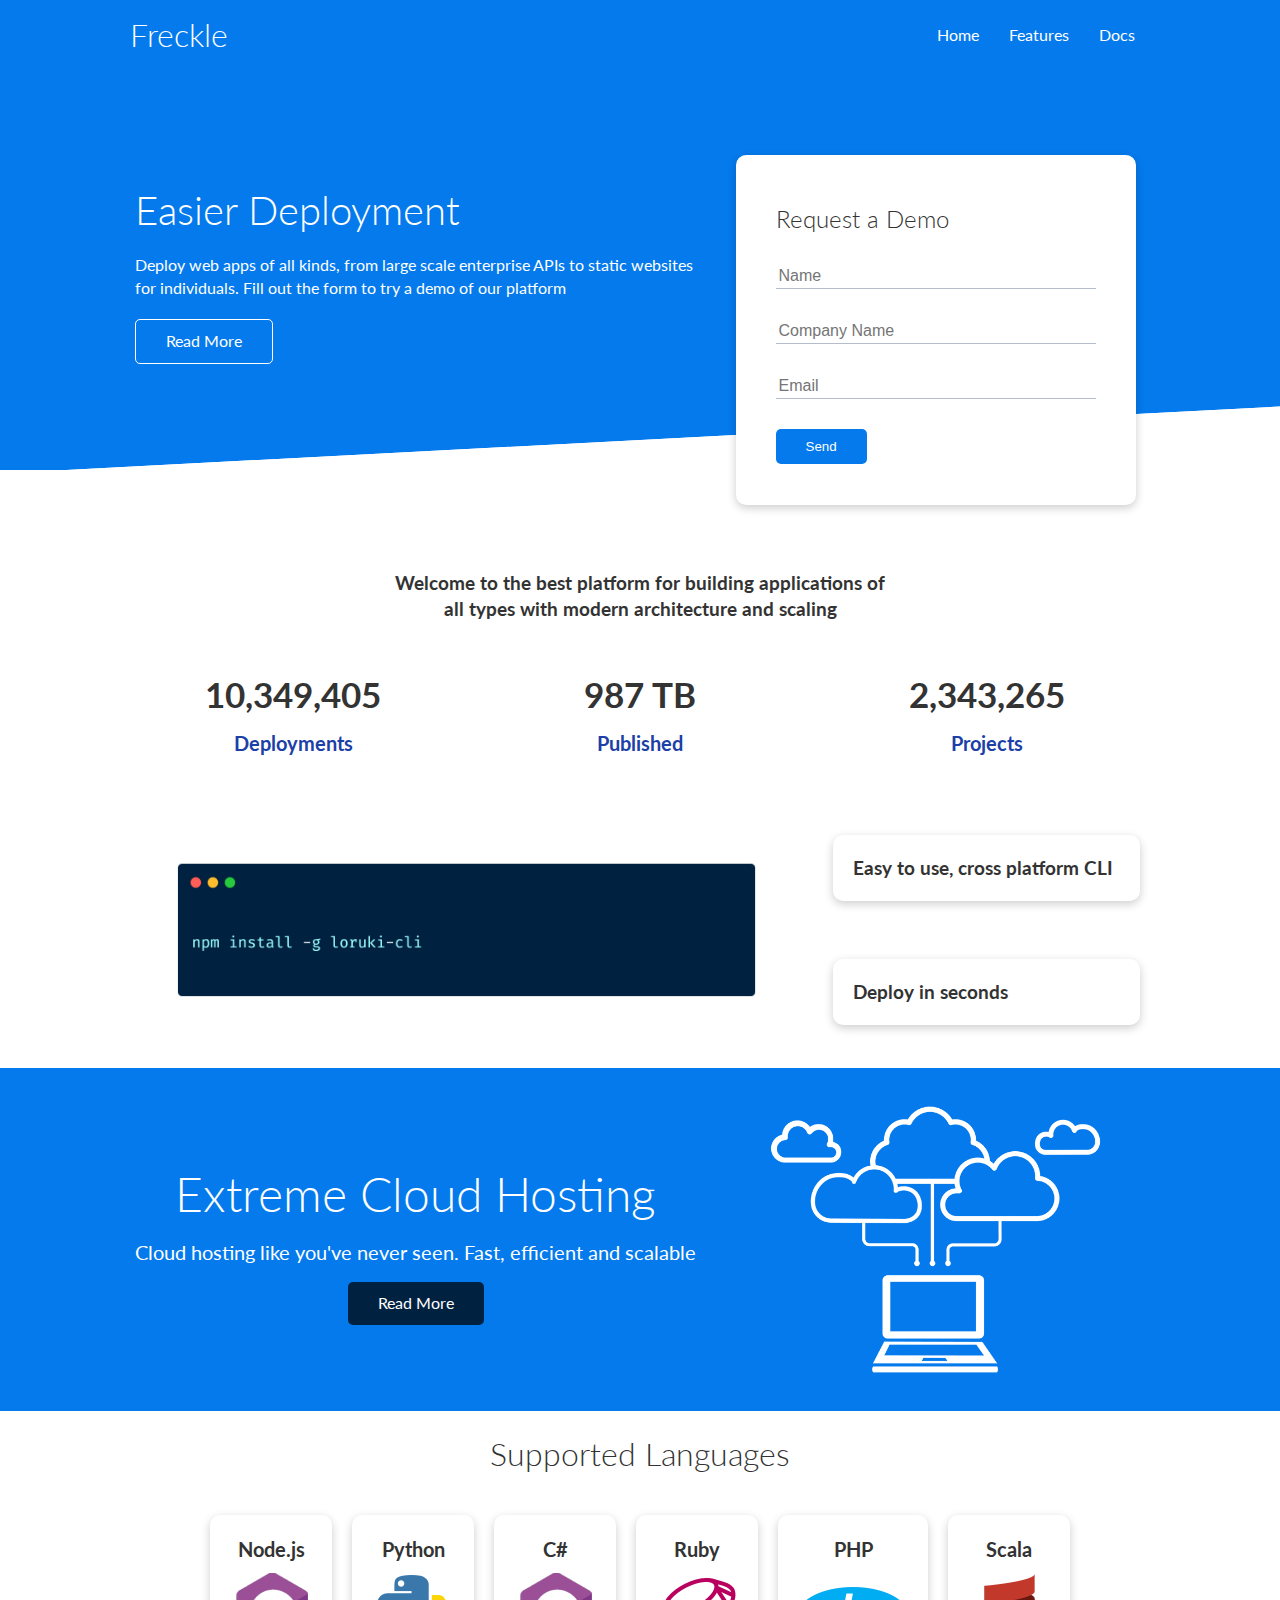
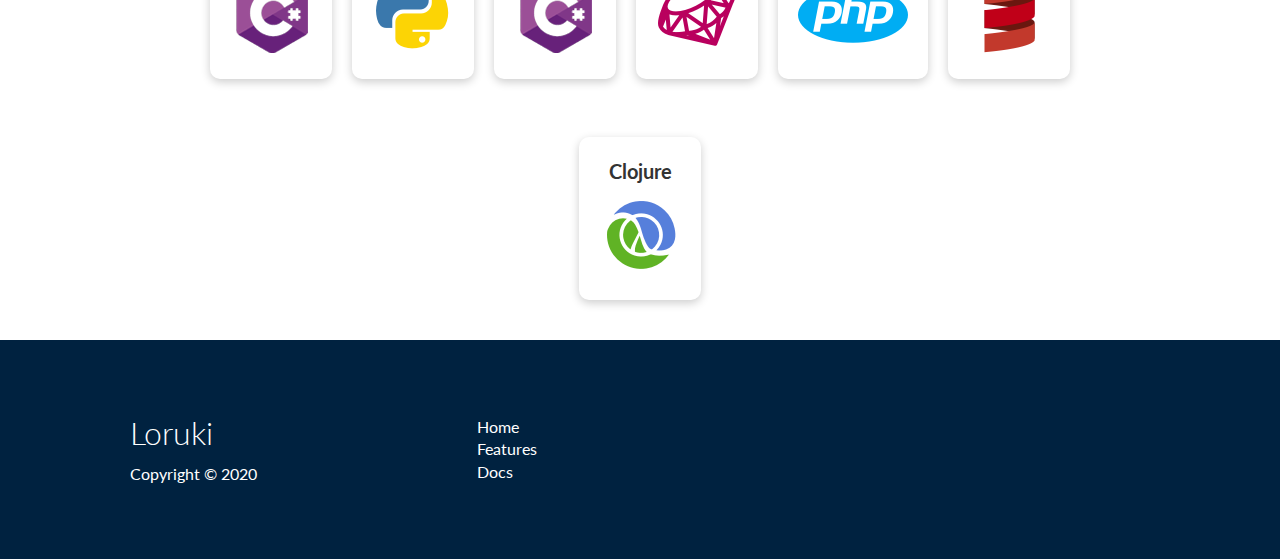
<file: index.html>
<!DOCTYPE html>
<html lang="en">
  <head>
    <meta charset="UTF-8" />
    <meta name="viewport" content="width=device-width, initial-scale=1.0" />
    <link
      rel="stylesheet"
      href="https://cdnjs.cloudflare.com/ajax/libs/font-awesome/5.15.1/css/all.min.css"
      integrity="sha512-+4zCK9k+qNFUR5X+cKL9EIR+ZOhtIloNl9GIKS57V1MyNsYpYcUrUeQc9vNfzsWfV28IaLL3i96P9sdNyeRssA=="
      crossorigin="anonymous"
    />
    <link rel="stylesheet" href="utility.css" />
    <link rel="stylesheet" href="style.css" />
    <title>Loruki | Cloud Hosting For Everyone</title>
  </head>
  <body>
    <!-- Navbar -->
    <div class="navbar">
      <div class="container flex">
        <h1 class="logo">Freckle</h1>
        <nav>
          <ul>
            <li><a href="index.html">Home</a></li>
            <li><a href="features.html">Features</a></li>
            <li><a href="docs.html">Docs</a></li>
          </ul>
        </nav>
      </div>
    </div>

    <!-- Showcase -->
    <section class="showcase">
      <div class="container grid">
        <div class="showcase-text">
          <h1>Easier Deployment</h1>
          <p>
            Deploy web apps of all kinds, from large scale enterprise APIs to
            static websites for individuals. Fill out the form to try a demo of
            our platform
          </p>
          <a href="features.html" class="btn btn-outline">Read More</a>
        </div>

        <div class="showcase-form card">
          <h2>Request a Demo</h2>
          <!--  <form name="contact" netlify-honeypot="bot-field" method="POST" data-netlify="true">
                    <input type="hidden" name="form-name" value="contact">
                    <p class="hidden">
                        <label>Don’t fill this out if you're human: <input name="bot-field" /></label>
                      </p>
                    <div class="form-control">
                        <input type="text" name="name" placeholder="Name" required>
                    </div>
                    <div class="form-control">
                        <input type="text" name="company" placeholder="Company Name" required>
                    </div>
                    <div class="form-control">
                        <input type="email" name="email" placeholder="Email" required>
                    </div>
                    <input type="submit" value="Send" class="btn btn-primary">
                </form> -->
          <form>
            <div class="form-control">
              <input type="text" name="name" placeholder="Name" required />
            </div>
            <div class="form-control">
              <input
                type="text"
                name="company"
                placeholder="Company Name"
                required
              />
            </div>
            <div class="form-control">
              <input type="email" name="email" placeholder="Email" required />
            </div>
            <input type="submit" value="Send" class="btn btn-primary" />
          </form>
        </div>
      </div>
    </section>

    <!-- Stats -->
    <section class="stats">
      <div class="container">
        <h3 class="stats-heading text-center my-1">
          Welcome to the best platform for building applications of all types
          with modern architecture and scaling
        </h3>

        <div class="grid grid-3 text-center my-4">
          <div>
            <i class="fas fa-server fa-3x"></i>
            <h3>10,349,405</h3>
            <p class="text-secondary">Deployments</p>
          </div>
          <div>
            <i class="fas fa-upload fa-3x"></i>
            <h3>987 TB</h3>
            <p class="text-secondary">Published</p>
          </div>
          <div>
            <i class="fas fa-project-diagram fa-3x"></i>
            <h3>2,343,265</h3>
            <p class="text-secondary">Projects</p>
          </div>
        </div>
      </div>
    </section>

    <!-- Cli -->
    <section class="cli">
      <div class="container grid">
        <img src="img/cli.png" alt="" />
        <div class="card">
          <h3>Easy to use, cross platform CLI</h3>
        </div>
        <div class="card">
          <h3>Deploy in seconds</h3>
        </div>
      </div>
    </section>

    <!-- Cloud -->
    <section class="cloud bg-primary my-2 py-2">
      <div class="container grid">
        <div class="text-center">
          <h2 class="lg">Extreme Cloud Hosting</h2>
          <p class="lead my-1">
            Cloud hosting like you've never seen. Fast, efficient and scalable
          </p>
          <a href="features.html" class="btn btn-dark">Read More</a>
        </div>
        <img src="img/cloud.png" alt="" />
      </div>
    </section>

    <!-- Languages -->
    <section class="languages">
      <h2 class="md text-center my-2">Supported Languages</h2>
      <div class="container flex">
        <div class="card">
          <h4>Node.js</h4>
          <img src="img/csharp.png" alt="" />
        </div>
        <div class="card">
          <h4>Python</h4>
          <img src="img/python.png" alt="" />
        </div>
        <div class="card">
          <h4>C#</h4>
          <img src="img/csharp.png" alt="" />
        </div>
        <div class="card">
          <h4>Ruby</h4>
          <img src="img/ruby.png" alt="" />
        </div>
        <div class="card">
          <h4>PHP</h4>
          <img src="img/php.png" alt="" />
        </div>
        <div class="card">
          <h4>Scala</h4>
          <img src="img/scala.png" alt="" />
        </div>
        <div class="card">
          <h4>Clojure</h4>
          <img src="img/clojure.png" alt="" />
        </div>
      </div>
    </section>

    <!-- Footer -->
    <footer class="footer bg-dark py-5">
      <div class="container grid grid-3">
        <div>
          <h1>Loruki</h1>
          <p>Copyright &copy; 2020</p>
        </div>
        <nav>
          <ul>
            <li><a href="index.html">Home</a></li>
            <li><a href="features.html">Features</a></li>
            <li><a href="docs.html">Docs</a></li>
          </ul>
        </nav>
        <div class="social">
          <a href="#"><i class="fab fa-github fa-2x"></i></a>
          <a href="#"><i class="fab fa-facebook fa-2x"></i></a>
          <a href="#"><i class="fab fa-instagram fa-2x"></i></a>
          <a href="#"><i class="fab fa-twitter fa-2x"></i></a>
        </div>
      </div>
    </footer>
  </body>
</html>
</file>
<file: utility.css>
.container {
  max-width: 1100px;
  margin: 0 auto;
  overflow: auto;
  padding: 0 40px;
}

.card {
  background-color: #fff;
  color: #333;
  border-radius: 10px;
  box-shadow: 0 3px 10px rgba(0, 0, 0, 0.2);
  padding: 20px;
  margin: 10px;
}

.btn {
  display: inline-block;
  padding: 10px 30px;
  cursor: pointer;
  background: var(--primary-color);
  color: #fff;
  border: none;
  border-radius: 5px;
}

.btn-outline {
  background-color: transparent;
  border: 1px #fff solid;
}

.btn:hover {
  transform: scale(0.98);
}

/* Backgrounds & colored buttons */
.bg-primary,
.btn-primary {
  background-color: var(--primary-color);
  color: #fff;
}

.bg-secondary,
.btn-secondary {
  background-color: var(--secondary-color);
  color: #fff;
}

.bg-dark,
.btn-dark {
  background-color: var(--dark-color);
  color: #fff;
}

.bg-light,
.btn-light {
  background-color: var(--light-color);
  color: #333;
}

.bg-primary a,
.btn-primary a,
.bg-secondary a,
.btn-secondary a,
.bg-dark a,
.btn-dark a {
  color: #fff;
}

/* Text colors */
.text-primary {
  color: var(--primary-color);
}

.text-secondary {
  color: var(--secondary-color);
}

.text-dark {
  color: var(--dark-color);
}

.text-light {
  color: var(--light-color);
}

/* Text sizes */
.lead {
  font-size: 20px;
}

.sm {
  font-size: 1rem;
}

.md {
  font-size: 2rem;
}

.lg {
  font-size: 3rem;
}

.xl {
  font-size: 4rem;
}

.text-center {
  text-align: center;
}

/* Alert */
.alert {
  background-color: var(--light-color);
  padding: 10px 20px;
  font-weight: bold;
  margin: 15px 0;
}

.alert i {
  margin-right: 10px;
}

.alert-success {
  background-color: var(--success-color);
  color: #fff;
}

.alert-error {
  background-color: var(--error-color);
  color: #fff;
}

.flex {
  display: flex;
  justify-content: center;
  align-items: center;
  height: 100%;
}

.grid {
  display: grid;
  grid-template-columns: repeat(2, 1fr);
  gap: 20px;
  justify-content: center;
  align-items: center;
  height: 100%;
}

.grid-3 {
  grid-template-columns: repeat(3, 1fr);
}

/* Margin */
.my-1 {
  margin: 1rem 0;
}

.my-2 {
  margin: 1.5rem 0;
}

.my-3 {
  margin: 2rem 0;
}

.my-4 {
  margin: 3rem 0;
}

.my-5 {
  margin: 4rem 0;
}

.m-1 {
  margin: 1rem;
}

.m-2 {
  margin: 1.5rem;
}

.m-3 {
  margin: 2rem;
}

.m-4 {
  margin: 3rem;
}

.m-5 {
  margin: 4rem;
}

/* Padding */
.py-1 {
  padding: 1rem 0;
}

.py-2 {
  padding: 1.5rem 0;
}

.py-3 {
  padding: 2rem 0;
}

.py-4 {
  padding: 3rem 0;
}

.py-5 {
  padding: 4rem 0;
}

.p-1 {
  padding: 1rem;
}

.p-2 {
  padding: 1.5rem;
}

.p-3 {
  padding: 2rem;
}

.p-4 {
  padding: 3rem;
}

.p-5 {
  padding: 4rem;
}
</file>
<file: style.css>
@import url("https://fonts.googleapis.com/css2?family=Lato:wght@300&display=swap");

:root {
  --primary-color: #047aed;

  --secondary-color: #1c3fa8;
  --dark-color: #002240;
  /* --dark-color: #222; */
  --light-color: #f4f4f4;
  --success-color: #5cb85c;
  --error-color: #d9534f;
}

* {
  box-sizing: border-box;
  padding: 0;
  margin: 0;
}

body {
  font-family: "Lato", sans-serif;
  color: #333;
  line-height: 1.4;
}

ul {
  list-style-type: none;
}

a {
  text-decoration: none;
  color: #333;
}

h1,
h2 {
  font-weight: 300;
  line-height: 1.2;
  margin: 10px 0;
}

p {
  margin: 10px 0;
}

img {
  width: 100%;
}

code,
pre {
  background: #333;
  color: #fff;
  padding: 10px;
}

.hidden {
  visibility: hidden;
  height: 0;
}

/* Navbar */
.navbar {
  background-color: var(--primary-color);
  color: #fff;
  height: 70px;
}

.navbar ul {
  display: flex;
}

.navbar a {
  color: #fff;
  padding: 10px;
  margin: 0 5px;
}

.navbar a:hover {
  border-bottom: 2px #fff solid;
}

.navbar .flex {
  justify-content: space-between;
}

/* Showcase */
.showcase {
  height: 400px;
  background-color: var(--primary-color);
  color: #fff;
  position: relative;
}

.showcase h1 {
  font-size: 40px;
}

.showcase p {
  margin: 20px 0;
}

.showcase .grid {
  overflow: visible;
  grid-template-columns: 55% auto;
  gap: 30px;
}

.showcase-text {
  animation: slideInFromLeft 1s ease-in;
}

.showcase-form {
  position: relative;
  top: 60px;
  height: 350px;
  width: 400px;
  padding: 40px;
  z-index: 100;
  justify-self: flex-end;
  animation: slideInFromRight 1s ease-in;
}

.showcase-form .form-control {
  margin: 30px 0;
}

.showcase-form input[type="text"],
.showcase-form input[type="email"] {
  border: 0;
  border-bottom: 1px solid #b4becb;
  width: 100%;
  padding: 3px;
  font-size: 16px;
}

.showcase-form input:focus {
  outline: none;
}

.showcase::before,
.showcase::after {
  content: "";
  position: absolute;
  height: 100px;
  bottom: -70px;
  right: 0;
  left: 0;
  background: #fff;
  transform: skewY(-3deg);
  -webkit-transform: skewY(-3deg);
  -moz-transform: skewY(-3deg);
  -ms-transform: skewY(-3deg);
}

/* Stats */
.stats {
  padding-top: 100px;
  animation: slideInFromBottom 1s ease-in;
}

.stats-heading {
  max-width: 500px;
  margin: auto;
}

.stats .grid h3 {
  font-size: 35px;
}

.stats .grid p {
  font-size: 20px;
  font-weight: bold;
}

/* Cli */
.cli .grid {
  grid-template-columns: repeat(3, 1fr);
  grid-template-rows: repeat(2, 1fr);
}

.cli .grid > *:first-child {
  grid-column: 1 / span 2;
  grid-row: 1 / span 2;
}

/* Cloud */
.cloud .grid {
  grid-template-columns: 4fr 3fr;
}

/* Languages */

.languages .flex {
  flex-wrap: wrap;
}

.languages .card {
  text-align: center;
  margin: 18px 10px 40px;
  transition: transform 0.2s ease-in;
}

.languages .card h4 {
  font-size: 20px;
  margin-bottom: 10px;
}

.languages .card:hover {
  transform: translateY(-15px);
}

/* Features */
.features-head img,
.docs-head img {
  width: 200px;
  justify-self: flex-end;
}

.features-sub-head img {
  width: 300px;
  justify-self: flex-end;
}

.features-main .card > i {
  margin-right: 20px;
}

.features-main .grid {
  padding: 30px;
}

.features-main .grid > *:first-child {
  grid-column: 1 / span 3;
}

.features-main .grid > *:nth-child(2) {
  grid-column: 1 / span 2;
}

/* Docs */
.docs-main h3 {
  margin: 20px 0;
}

.docs-main .grid {
  grid-template-columns: 1fr 2fr;
  align-items: flex-start;
}

.docs-main nav li {
  font-size: 17px;
  padding-bottom: 5px;
  margin-bottom: 5px;
  border-bottom: 1px #ccc solid;
}

.docs-main a:hover {
  font-weight: bold;
}

/* Footer */
.footer .social a {
  margin: 0 10px;
}

.fa-github:hover {
  color: #000000;
}

.fa-facebook:hover {
  color: #1773ea;
}

.fa-instagram:hover {
  color: #b32e87;
}

.fa-twitter:hover {
  color: #1c9cea;
}

/* Animations */
@keyframes slideInFromLeft {
  0% {
    transform: translateX(-100%);
  }

  100% {
    transform: translateX(0);
  }
}

@keyframes slideInFromRight {
  0% {
    transform: translateX(100%);
  }

  100% {
    transform: translateX(0);
  }
}

@keyframes slideInFromTop {
  0% {
    transform: translateY(-100%);
  }

  100% {
    transform: translateX(0);
  }
}

@keyframes slideInFromBottom {
  0% {
    transform: translateY(100%);
  }

  100% {
    transform: translateX(0);
  }
}

/* Tablets and under */
@media (max-width: 768px) {
  .grid,
  .showcase .grid,
  .stats .grid,
  .cli .grid,
  .cloud .grid,
  .features-main .grid,
  .docs-main .grid {
    grid-template-columns: 1fr;
    grid-template-rows: 1fr;
  }

  .showcase {
    height: auto;
  }

  .showcase-text {
    text-align: center;
    margin-top: 40px;
    animation: slideInFromTop 1s ease-in;
  }

  .showcase-form {
    justify-self: center;
    margin: auto;
    animation: slideInFromBottom 1s ease-in;
  }

  .cli .grid > *:first-child {
    grid-column: 1;
    grid-row: 1;
  }

  .features-head,
  .features-sub-head,
  .docs-head {
    text-align: center;
  }

  .features-head img,
  .features-sub-head img,
  .docs-head img {
    justify-self: center;
  }

  .features-main .grid > *:first-child,
  .features-main .grid > *:nth-child(2) {
    grid-column: 1;
  }
}

/* Mobile */
@media (max-width: 500px) {
  .navbar {
    height: 110px;
  }

  .navbar .flex {
    flex-direction: column;
  }

  .navbar ul {
    padding: 10px;
    background-color: rgba(0, 0, 0, 0.1);
  }

  .showcase-form {
    width: 300px;
  }
}
</file>
